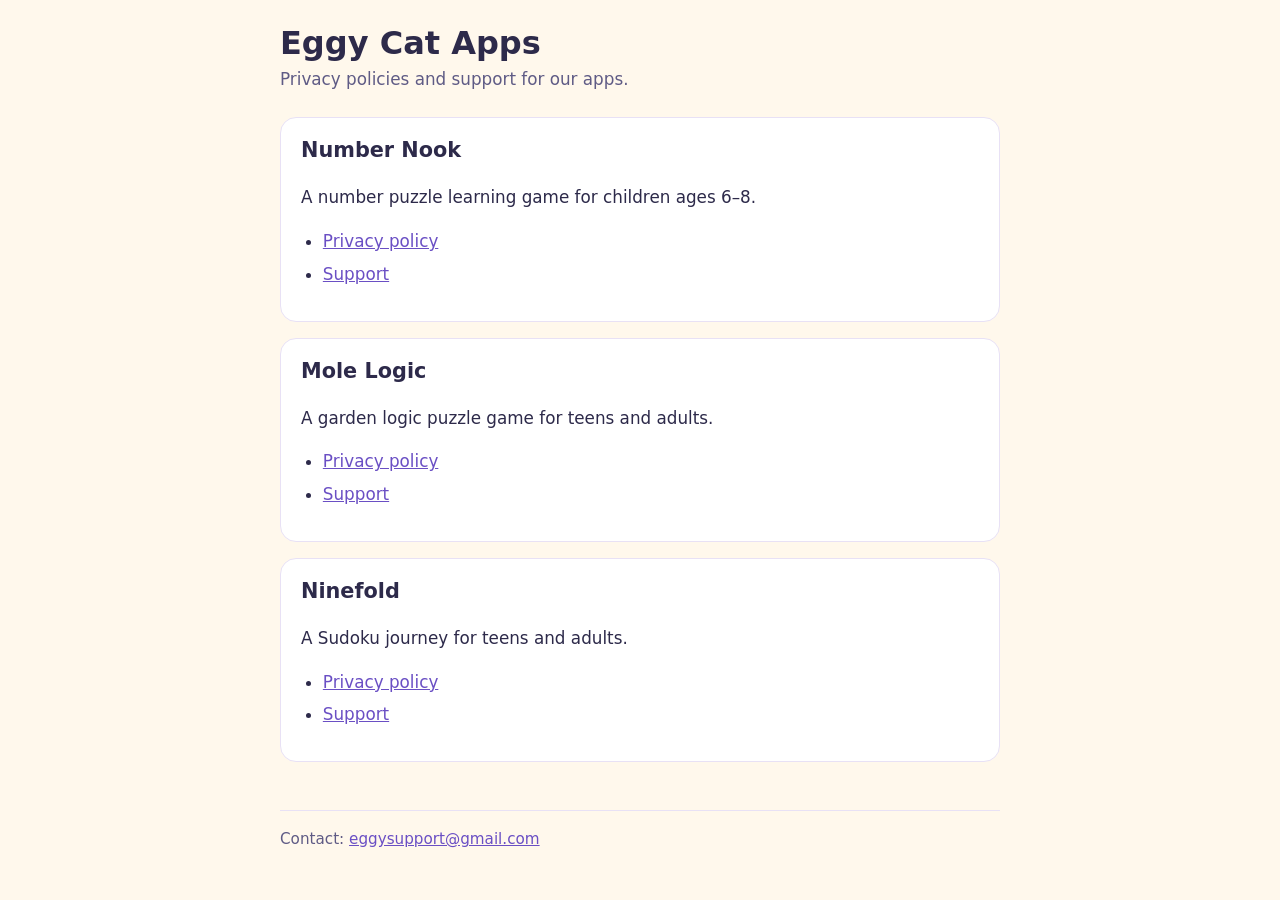
<file: index.html>
<!doctype html>
<html lang="en">
  <head>
    <meta charset="utf-8" />
    <meta name="viewport" content="width=device-width, initial-scale=1" />
    <title>Eggy Cat Apps</title>
    <meta name="description" content="Apps by Eggy Cat, with their privacy policies and support pages." />
    <link rel="stylesheet" href="style.css" />
  </head>
  <body>
    <main>
      <header>
        <h1>Eggy Cat Apps</h1>
        <p class="meta">Privacy policies and support for our apps.</p>
      </header>

      <section class="card">
        <h2>Number Nook</h2>
        <p>A number puzzle learning game for children ages 6–8.</p>
        <ul>
          <li><a href="number-nook/privacy/">Privacy policy</a></li>
          <li><a href="number-nook/support/">Support</a></li>
        </ul>
      </section>

      <section class="card">
        <h2>Mole Logic</h2>
        <p>A garden logic puzzle game for teens and adults.</p>
        <ul>
          <li><a href="mole-logic/privacy/">Privacy policy</a></li>
          <li><a href="mole-logic/support/">Support</a></li>
        </ul>
      </section>

      <section class="card">
        <h2>Ninefold</h2>
        <p>A Sudoku journey for teens and adults.</p>
        <ul>
          <li><a href="sudoku-journey/privacy/">Privacy policy</a></li>
          <li><a href="sudoku-journey/support/">Support</a></li>
        </ul>
      </section>

      <footer>
        Contact: <a href="mailto:eggysupport@gmail.com">eggysupport@gmail.com</a>
      </footer>
    </main>
  </body>
</html>
</file>
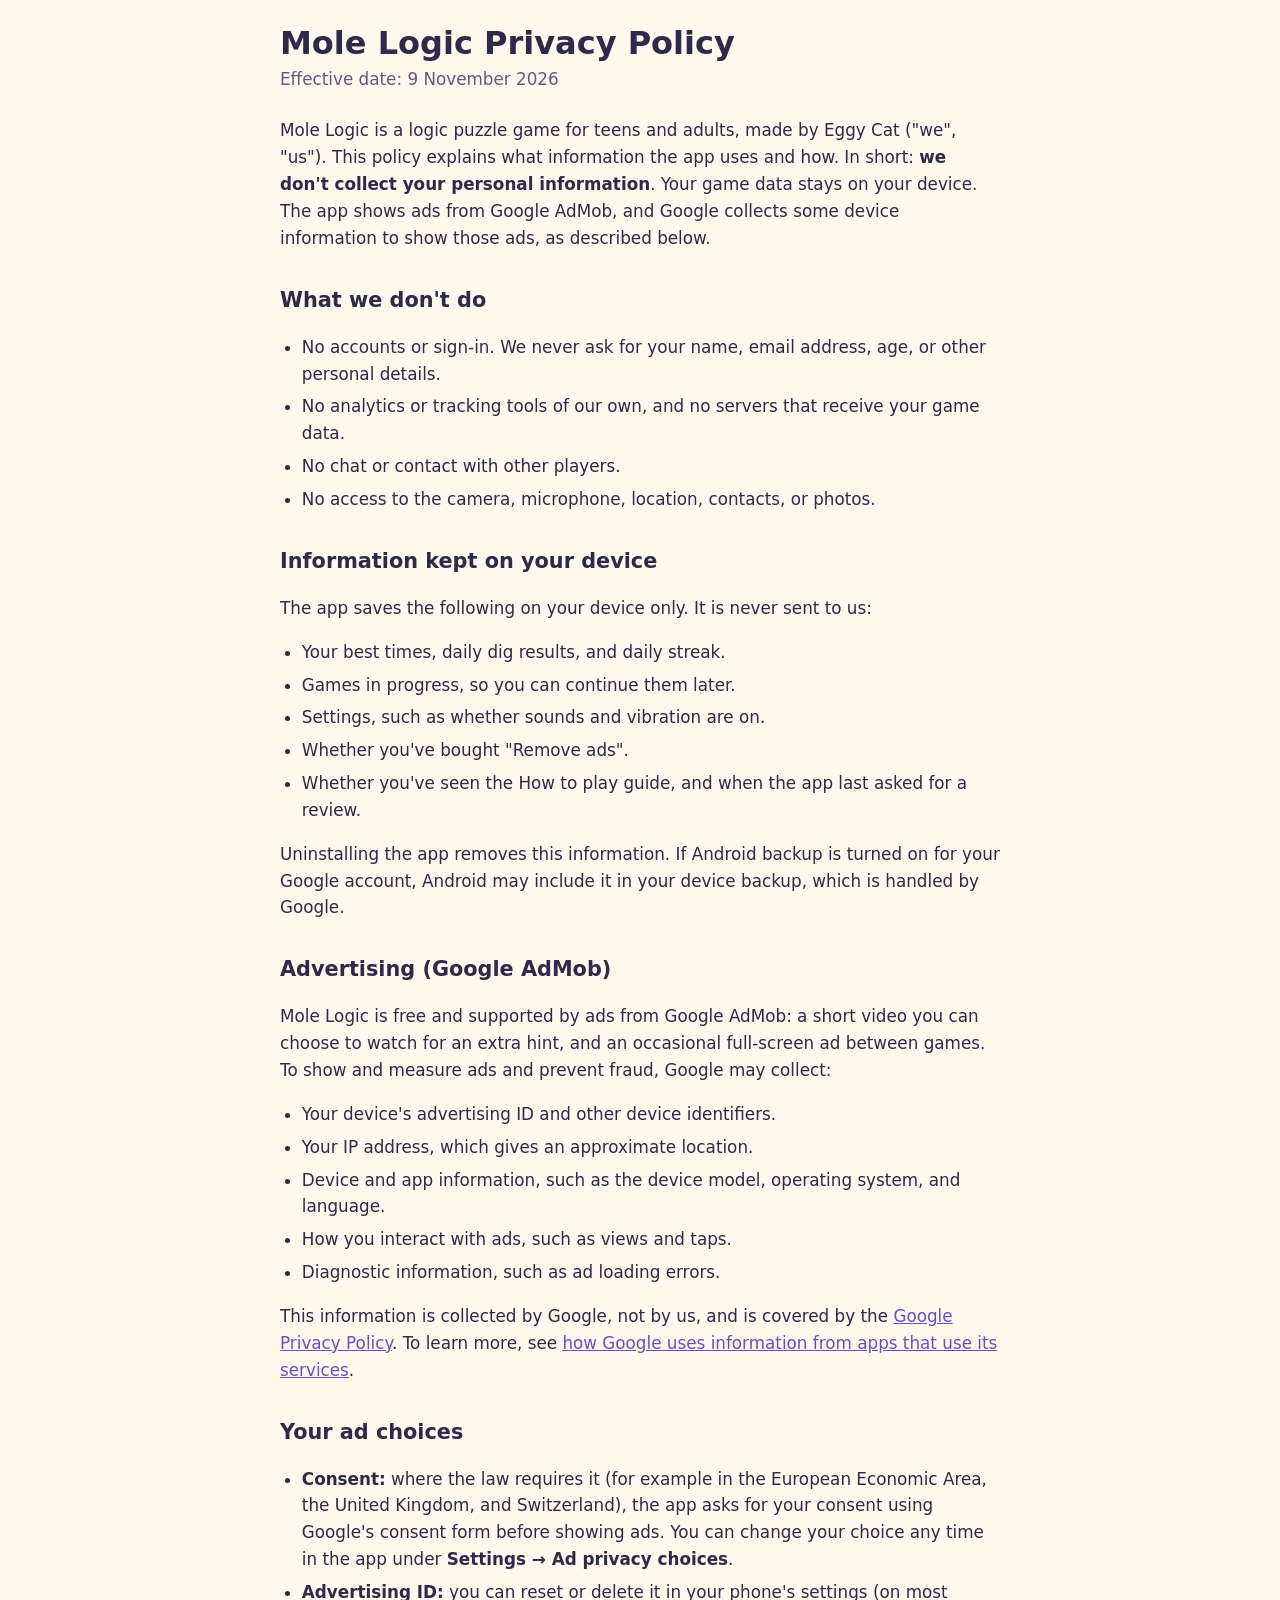
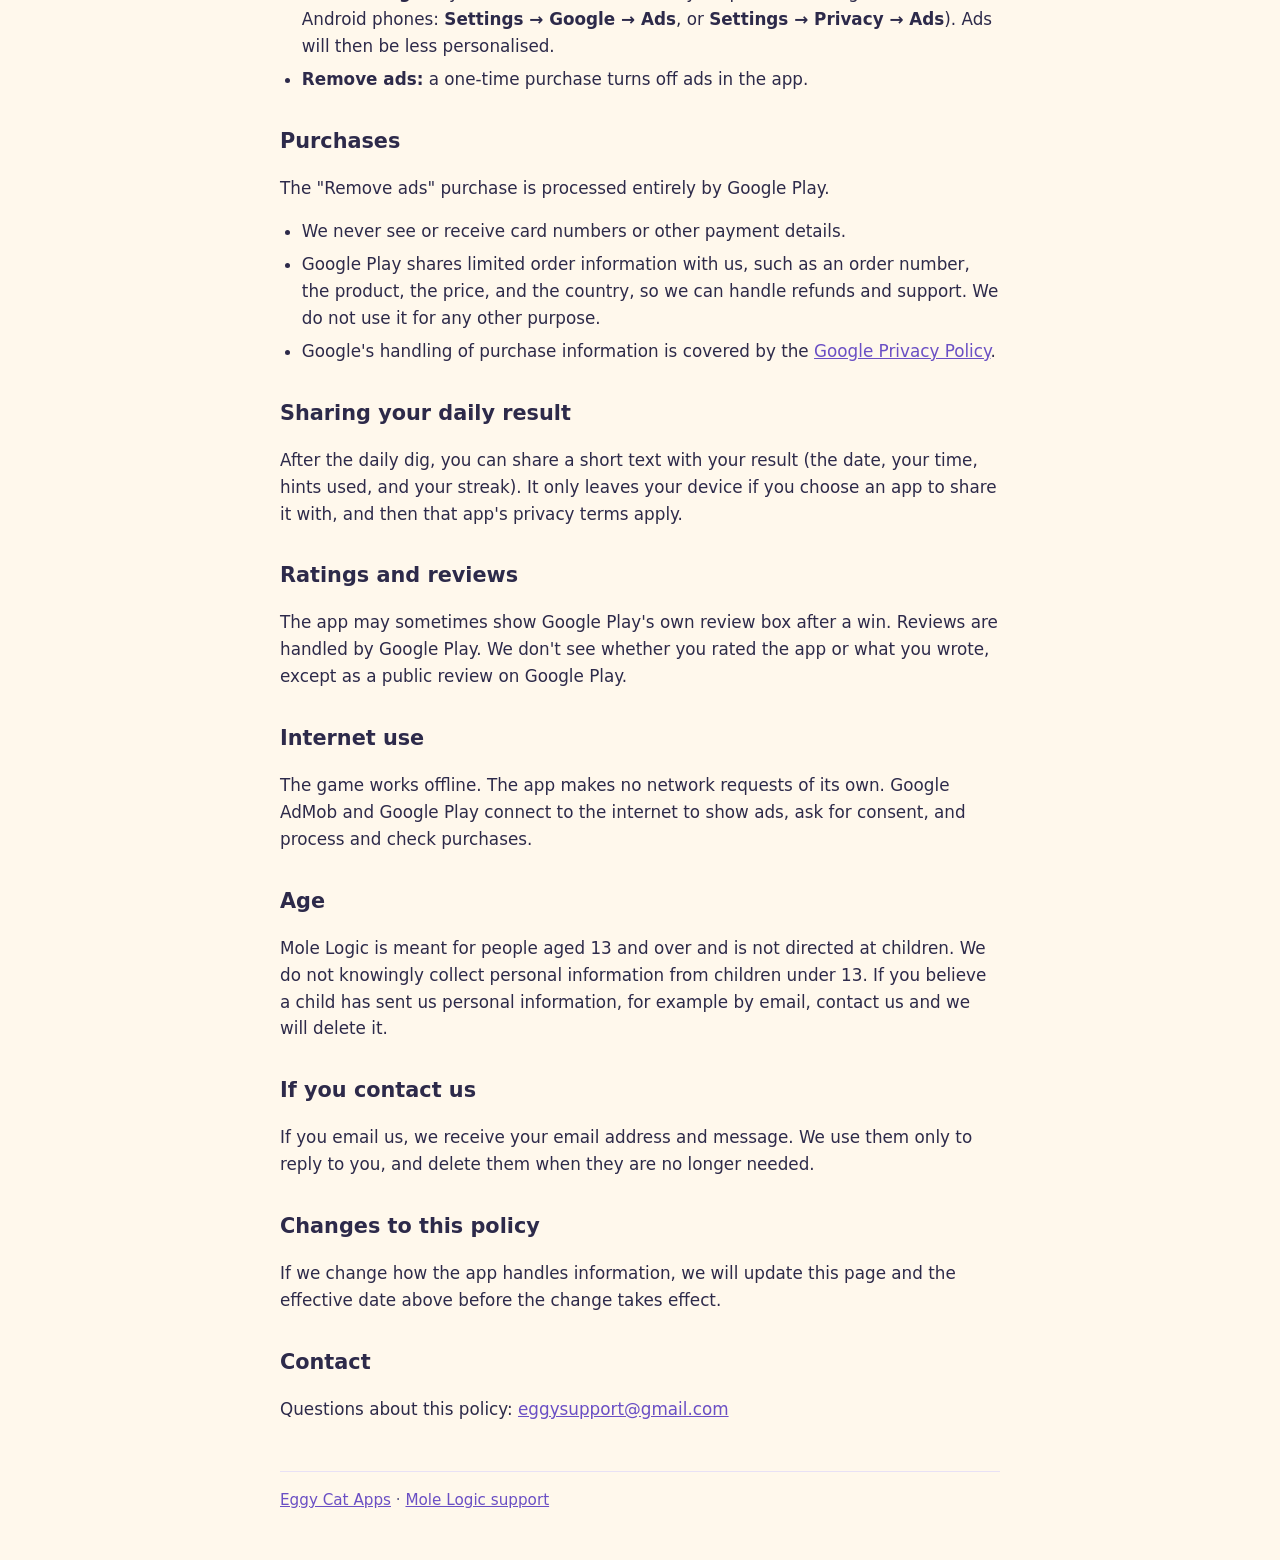
<file: dig-deep/privacy/index.html>
<!doctype html>
<html lang="en">
  <head>
    <meta charset="utf-8" />
    <meta name="viewport" content="width=device-width, initial-scale=1" />
    <title>Moved to Mole Logic</title>
    <meta name="robots" content="noindex" />
    <link rel="canonical" href="../../mole-logic/privacy/" />
    <meta http-equiv="refresh" content="0; url=../../mole-logic/privacy/" />
    <link rel="stylesheet" href="../../style.css" />
  </head>
  <body>
    <main>
      <p>Dig Deep is now called Mole Logic. This page has moved to <a href="../../mole-logic/privacy/">mole-logic/privacy</a>.</p>
    </main>
  </body>
</html>
</file>
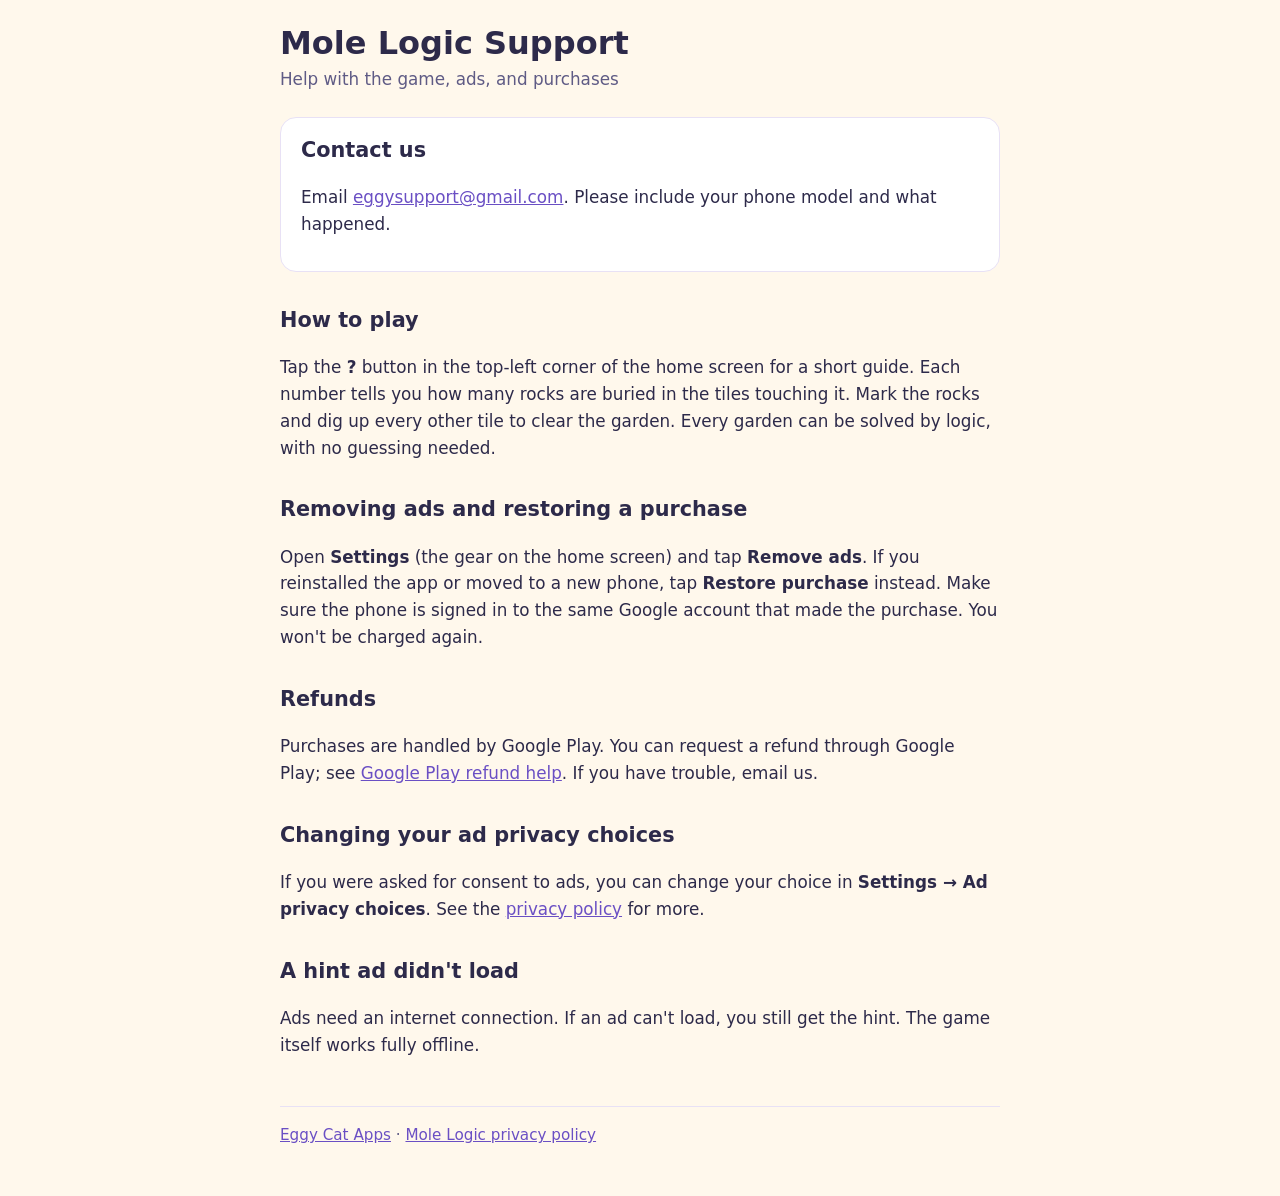
<file: dig-deep/support/index.html>
<!doctype html>
<html lang="en">
  <head>
    <meta charset="utf-8" />
    <meta name="viewport" content="width=device-width, initial-scale=1" />
    <title>Moved to Mole Logic</title>
    <meta name="robots" content="noindex" />
    <link rel="canonical" href="../../mole-logic/support/" />
    <meta http-equiv="refresh" content="0; url=../../mole-logic/support/" />
    <link rel="stylesheet" href="../../style.css" />
  </head>
  <body>
    <main>
      <p>Dig Deep is now called Mole Logic. This page has moved to <a href="../../mole-logic/support/">mole-logic/support</a>.</p>
    </main>
  </body>
</html>
</file>
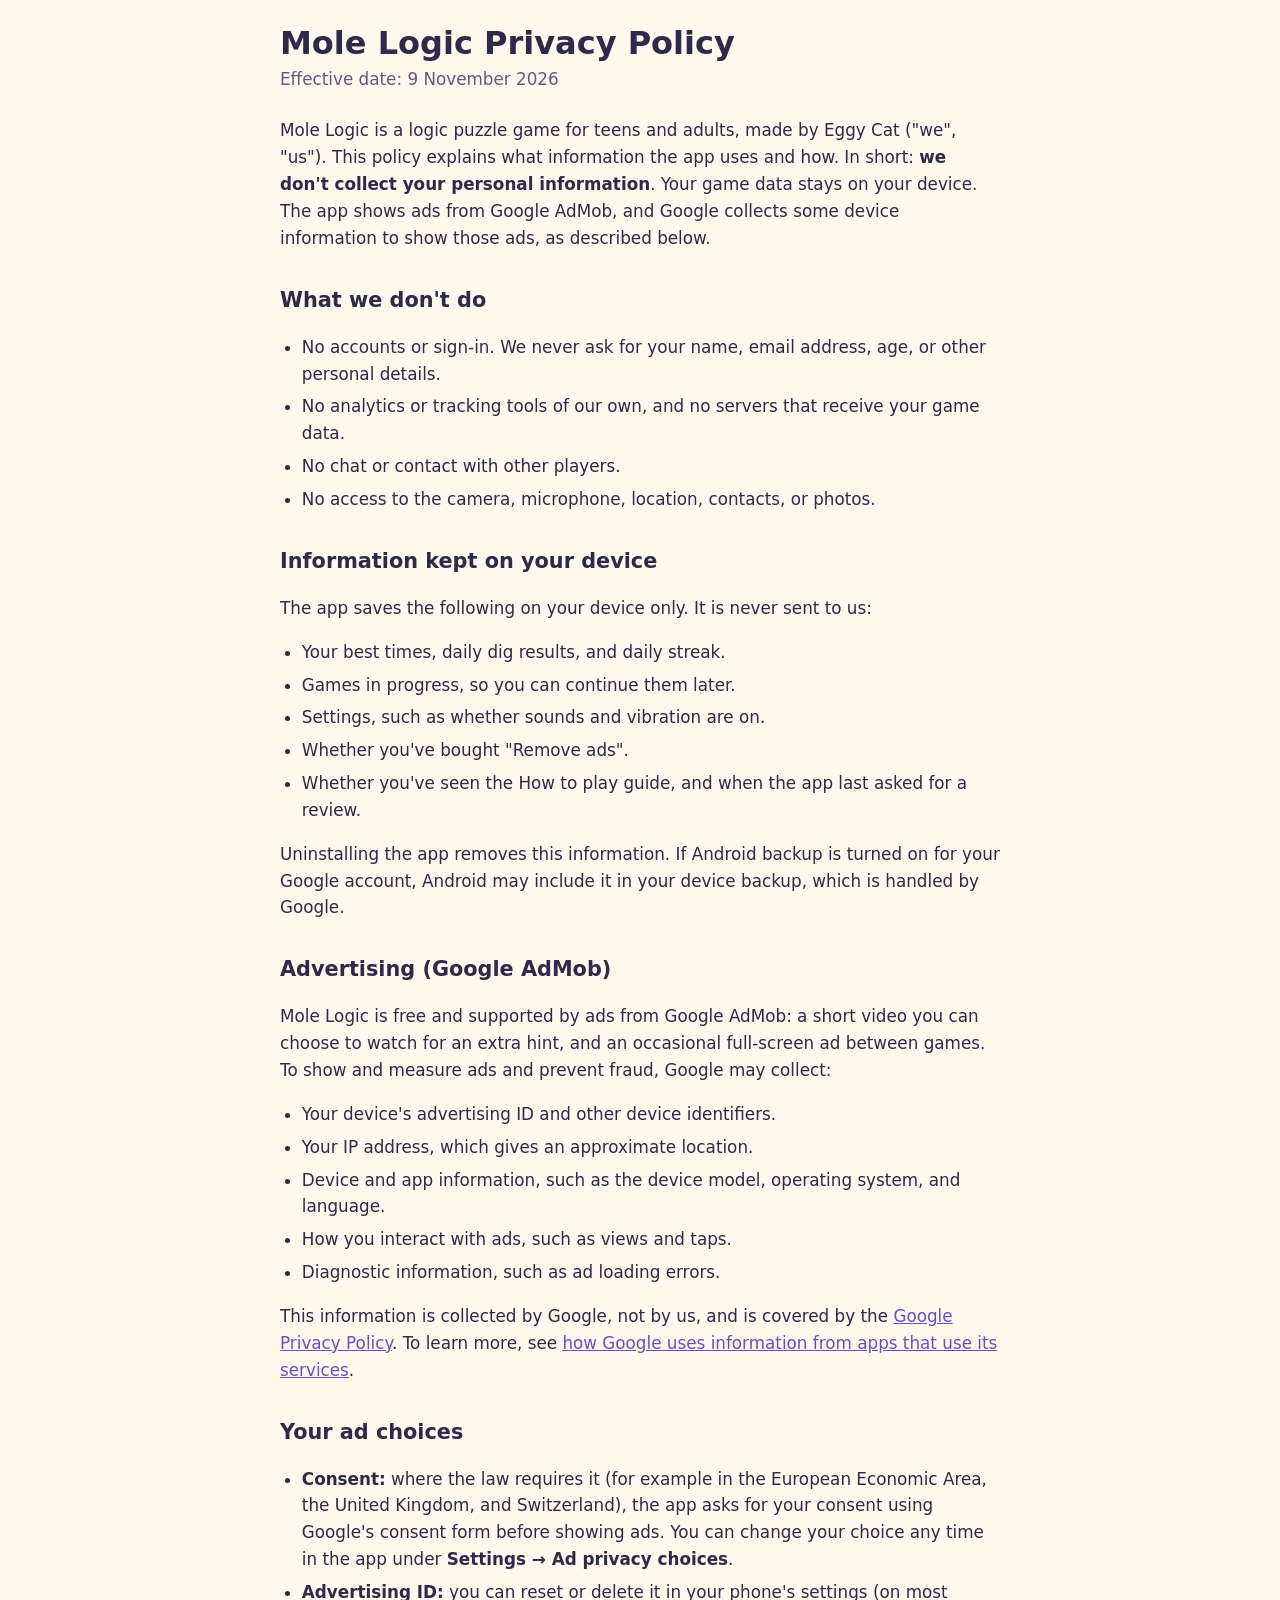
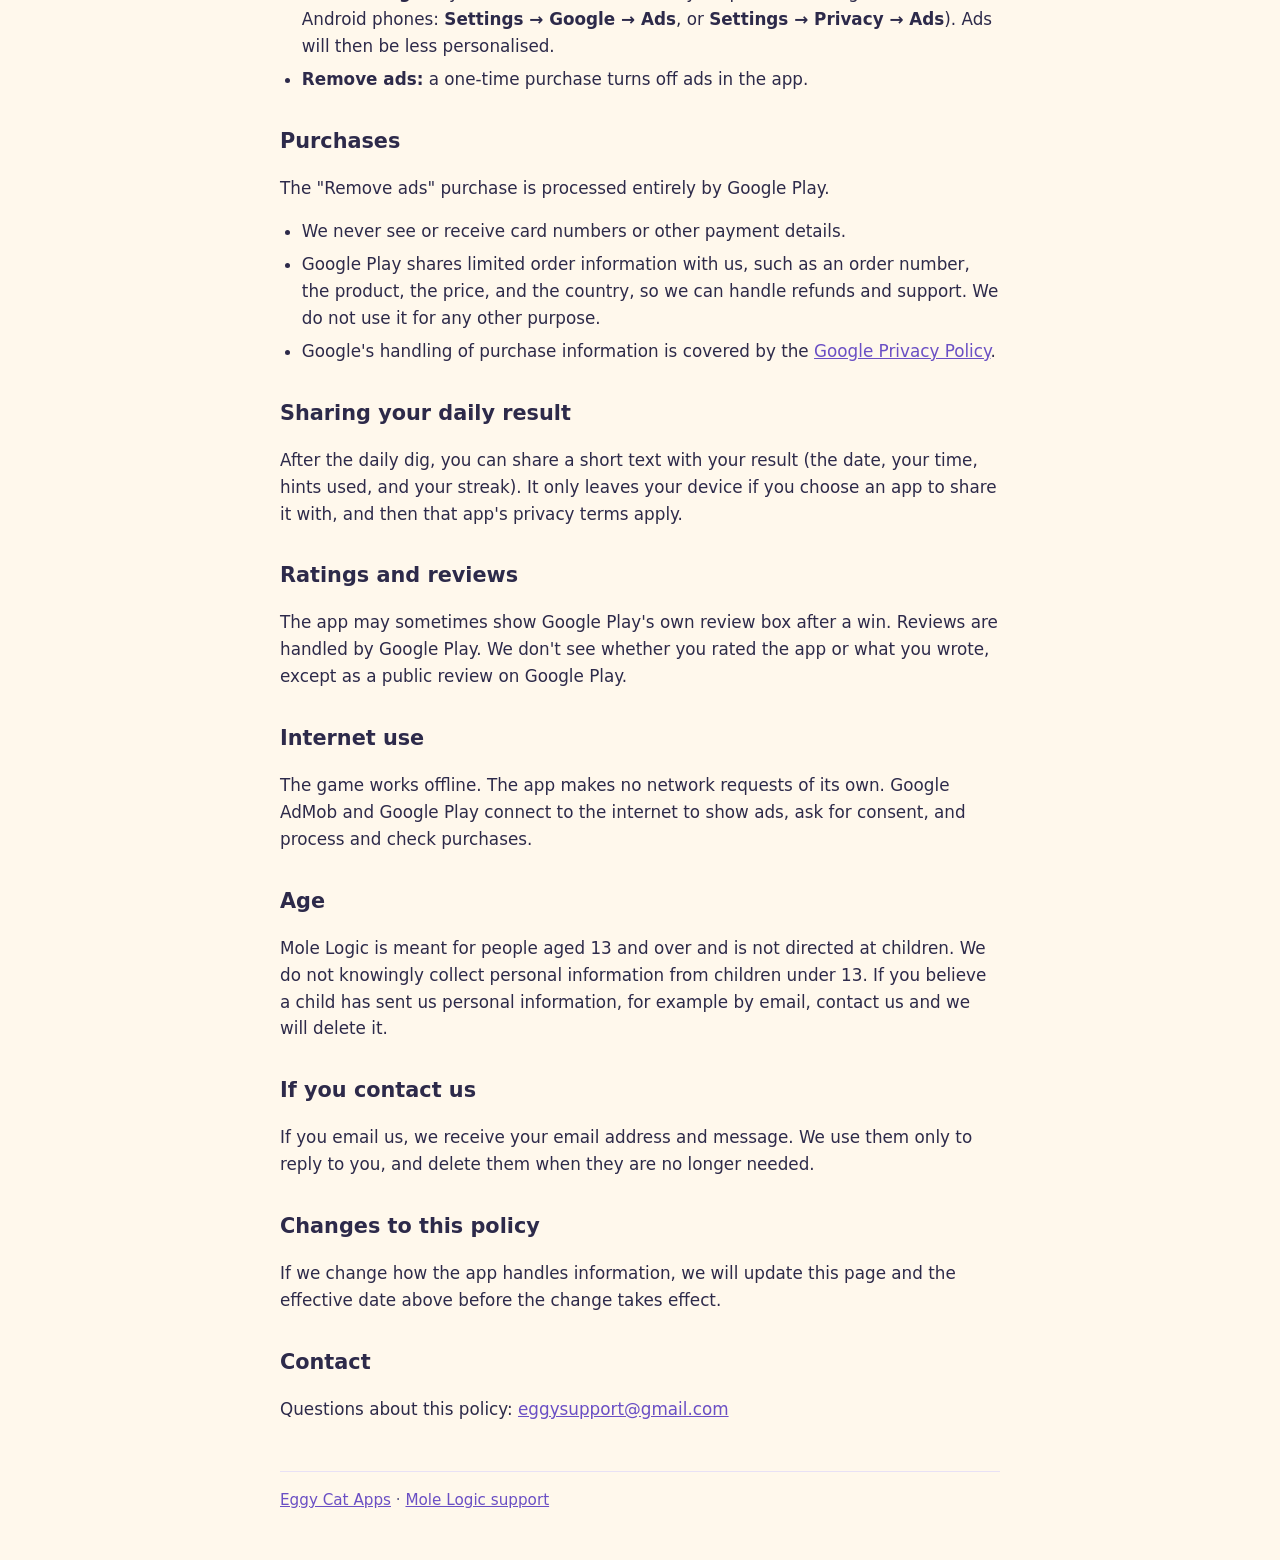
<file: mole-logic/privacy/index.html>
<!doctype html>
<html lang="en">
  <head>
    <meta charset="utf-8" />
    <meta name="viewport" content="width=device-width, initial-scale=1" />
    <title>Mole Logic Privacy Policy</title>
    <meta name="description" content="Privacy policy for Mole Logic, a garden logic puzzle game." />
    <link rel="stylesheet" href="../../style.css" />
  </head>
  <body>
    <main>
      <header>
        <h1>Mole Logic Privacy Policy</h1>
        <p class="meta">Effective date: 9 November 2026</p>
      </header>

      <p>
        Mole Logic is a logic puzzle game for teens and adults, made by Eggy Cat ("we", "us"). This policy explains what
        information the app uses and how. In short: <strong>we don't collect your personal information</strong>. Your
        game data stays on your device. The app shows ads from Google AdMob, and Google collects some device
        information to show those ads, as described below.
      </p>

      <h2>What we don't do</h2>
      <ul>
        <li>No accounts or sign-in. We never ask for your name, email address, age, or other personal details.</li>
        <li>No analytics or tracking tools of our own, and no servers that receive your game data.</li>
        <li>No chat or contact with other players.</li>
        <li>No access to the camera, microphone, location, contacts, or photos.</li>
      </ul>

      <h2>Information kept on your device</h2>
      <p>The app saves the following on your device only. It is never sent to us:</p>
      <ul>
        <li>Your best times, daily dig results, and daily streak.</li>
        <li>Games in progress, so you can continue them later.</li>
        <li>Settings, such as whether sounds and vibration are on.</li>
        <li>Whether you've bought "Remove ads".</li>
        <li>Whether you've seen the How to play guide, and when the app last asked for a review.</li>
      </ul>
      <p>
        Uninstalling the app removes this information. If Android backup is turned on for your Google account,
        Android may include it in your device backup, which is handled by Google.
      </p>

      <h2>Advertising (Google AdMob)</h2>
      <p>
        Mole Logic is free and supported by ads from Google AdMob: a short video you can choose to watch for an extra
        hint, and an occasional full-screen ad between games. To show and measure ads and prevent fraud, Google may
        collect:
      </p>
      <ul>
        <li>Your device's advertising ID and other device identifiers.</li>
        <li>Your IP address, which gives an approximate location.</li>
        <li>Device and app information, such as the device model, operating system, and language.</li>
        <li>How you interact with ads, such as views and taps.</li>
        <li>Diagnostic information, such as ad loading errors.</li>
      </ul>
      <p>
        This information is collected by Google, not by us, and is covered by the
        <a href="https://policies.google.com/privacy">Google Privacy Policy</a>. To learn more, see
        <a href="https://policies.google.com/technologies/partner-sites">
          how Google uses information from apps that use its services</a
        >.
      </p>

      <h2>Your ad choices</h2>
      <ul>
        <li>
          <strong>Consent:</strong> where the law requires it (for example in the European Economic Area, the United
          Kingdom, and Switzerland), the app asks for your consent using Google's consent form before showing ads. You
          can change your choice any time in the app under <strong>Settings → Ad privacy choices</strong>.
        </li>
        <li>
          <strong>Advertising ID:</strong> you can reset or delete it in your phone's settings (on most Android phones:
          <strong>Settings → Google → Ads</strong>, or <strong>Settings → Privacy → Ads</strong>). Ads will then be
          less personalised.
        </li>
        <li><strong>Remove ads:</strong> a one-time purchase turns off ads in the app.</li>
      </ul>

      <h2>Purchases</h2>
      <p>The "Remove ads" purchase is processed entirely by Google Play.</p>
      <ul>
        <li>We never see or receive card numbers or other payment details.</li>
        <li>
          Google Play shares limited order information with us, such as an order number, the product, the price, and
          the country, so we can handle refunds and support. We do not use it for any other purpose.
        </li>
        <li>
          Google's handling of purchase information is covered by the
          <a href="https://policies.google.com/privacy">Google Privacy Policy</a>.
        </li>
      </ul>

      <h2>Sharing your daily result</h2>
      <p>
        After the daily dig, you can share a short text with your result (the date, your time, hints used, and your
        streak). It only leaves your device if you choose an app to share it with, and then that app's privacy terms
        apply.
      </p>

      <h2>Ratings and reviews</h2>
      <p>
        The app may sometimes show Google Play's own review box after a win. Reviews are handled by Google Play. We
        don't see whether you rated the app or what you wrote, except as a public review on Google Play.
      </p>

      <h2>Internet use</h2>
      <p>
        The game works offline. The app makes no network requests of its own. Google AdMob and Google Play connect to
        the internet to show ads, ask for consent, and process and check purchases.
      </p>

      <h2>Age</h2>
      <p>
        Mole Logic is meant for people aged 13 and over and is not directed at children. We do not knowingly collect
        personal information from children under 13. If you believe a child has sent us personal information, for
        example by email, contact us and we will delete it.
      </p>

      <h2>If you contact us</h2>
      <p>
        If you email us, we receive your email address and message. We use them only to reply to you, and delete them
        when they are no longer needed.
      </p>

      <h2>Changes to this policy</h2>
      <p>
        If we change how the app handles information, we will update this page and the effective date above before
        the change takes effect.
      </p>

      <h2>Contact</h2>
      <p>Questions about this policy: <a href="mailto:eggysupport@gmail.com">eggysupport@gmail.com</a></p>

      <footer><a href="../../">Eggy Cat Apps</a> · <a href="../support/">Mole Logic support</a></footer>
    </main>
  </body>
</html>
</file>
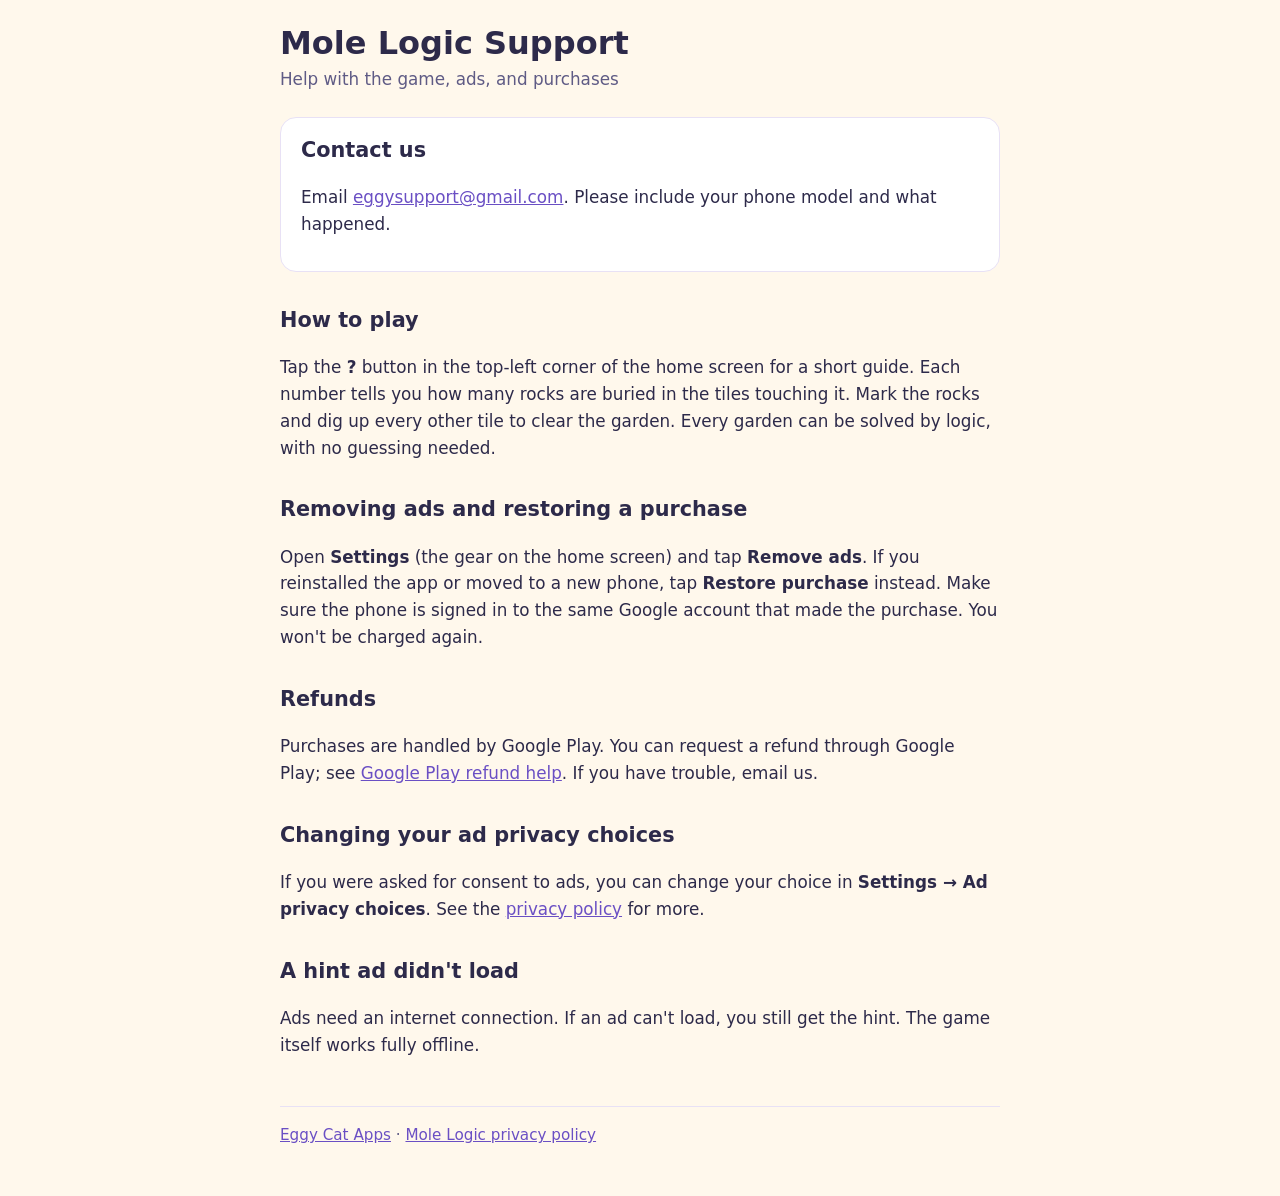
<file: mole-logic/support/index.html>
<!doctype html>
<html lang="en">
  <head>
    <meta charset="utf-8" />
    <meta name="viewport" content="width=device-width, initial-scale=1" />
    <title>Mole Logic Support</title>
    <meta name="description" content="Help and contact for Mole Logic, a garden logic puzzle game." />
    <link rel="stylesheet" href="../../style.css" />
  </head>
  <body>
    <main>
      <header>
        <h1>Mole Logic Support</h1>
        <p class="meta">Help with the game, ads, and purchases</p>
      </header>

      <section class="card">
        <h2>Contact us</h2>
        <p>
          Email <a href="mailto:eggysupport@gmail.com">eggysupport@gmail.com</a>. Please include your phone model and
          what happened.
        </p>
      </section>

      <h2>How to play</h2>
      <p>
        Tap the <strong>?</strong> button in the top-left corner of the home screen for a short guide. Each number tells
        you how many rocks are buried in the tiles touching it. Mark the rocks and dig up every other tile to clear the
        garden. Every garden can be solved by logic, with no guessing needed.
      </p>

      <h2>Removing ads and restoring a purchase</h2>
      <p>
        Open <strong>Settings</strong> (the gear on the home screen) and tap <strong>Remove ads</strong>. If you
        reinstalled the app or moved to a new phone, tap <strong>Restore purchase</strong> instead. Make sure the phone
        is signed in to the same Google account that made the purchase. You won't be charged again.
      </p>

      <h2>Refunds</h2>
      <p>
        Purchases are handled by Google Play. You can request a refund through Google Play; see
        <a href="https://support.google.com/googleplay/answer/2479637">Google Play refund help</a>. If you have
        trouble, email us.
      </p>

      <h2>Changing your ad privacy choices</h2>
      <p>
        If you were asked for consent to ads, you can change your choice in <strong>Settings → Ad privacy
        choices</strong>. See the <a href="../privacy/">privacy policy</a> for more.
      </p>

      <h2>A hint ad didn't load</h2>
      <p>
        Ads need an internet connection. If an ad can't load, you still get the hint. The game itself works fully
        offline.
      </p>

      <footer><a href="../../">Eggy Cat Apps</a> · <a href="../privacy/">Mole Logic privacy policy</a></footer>
    </main>
  </body>
</html>
</file>
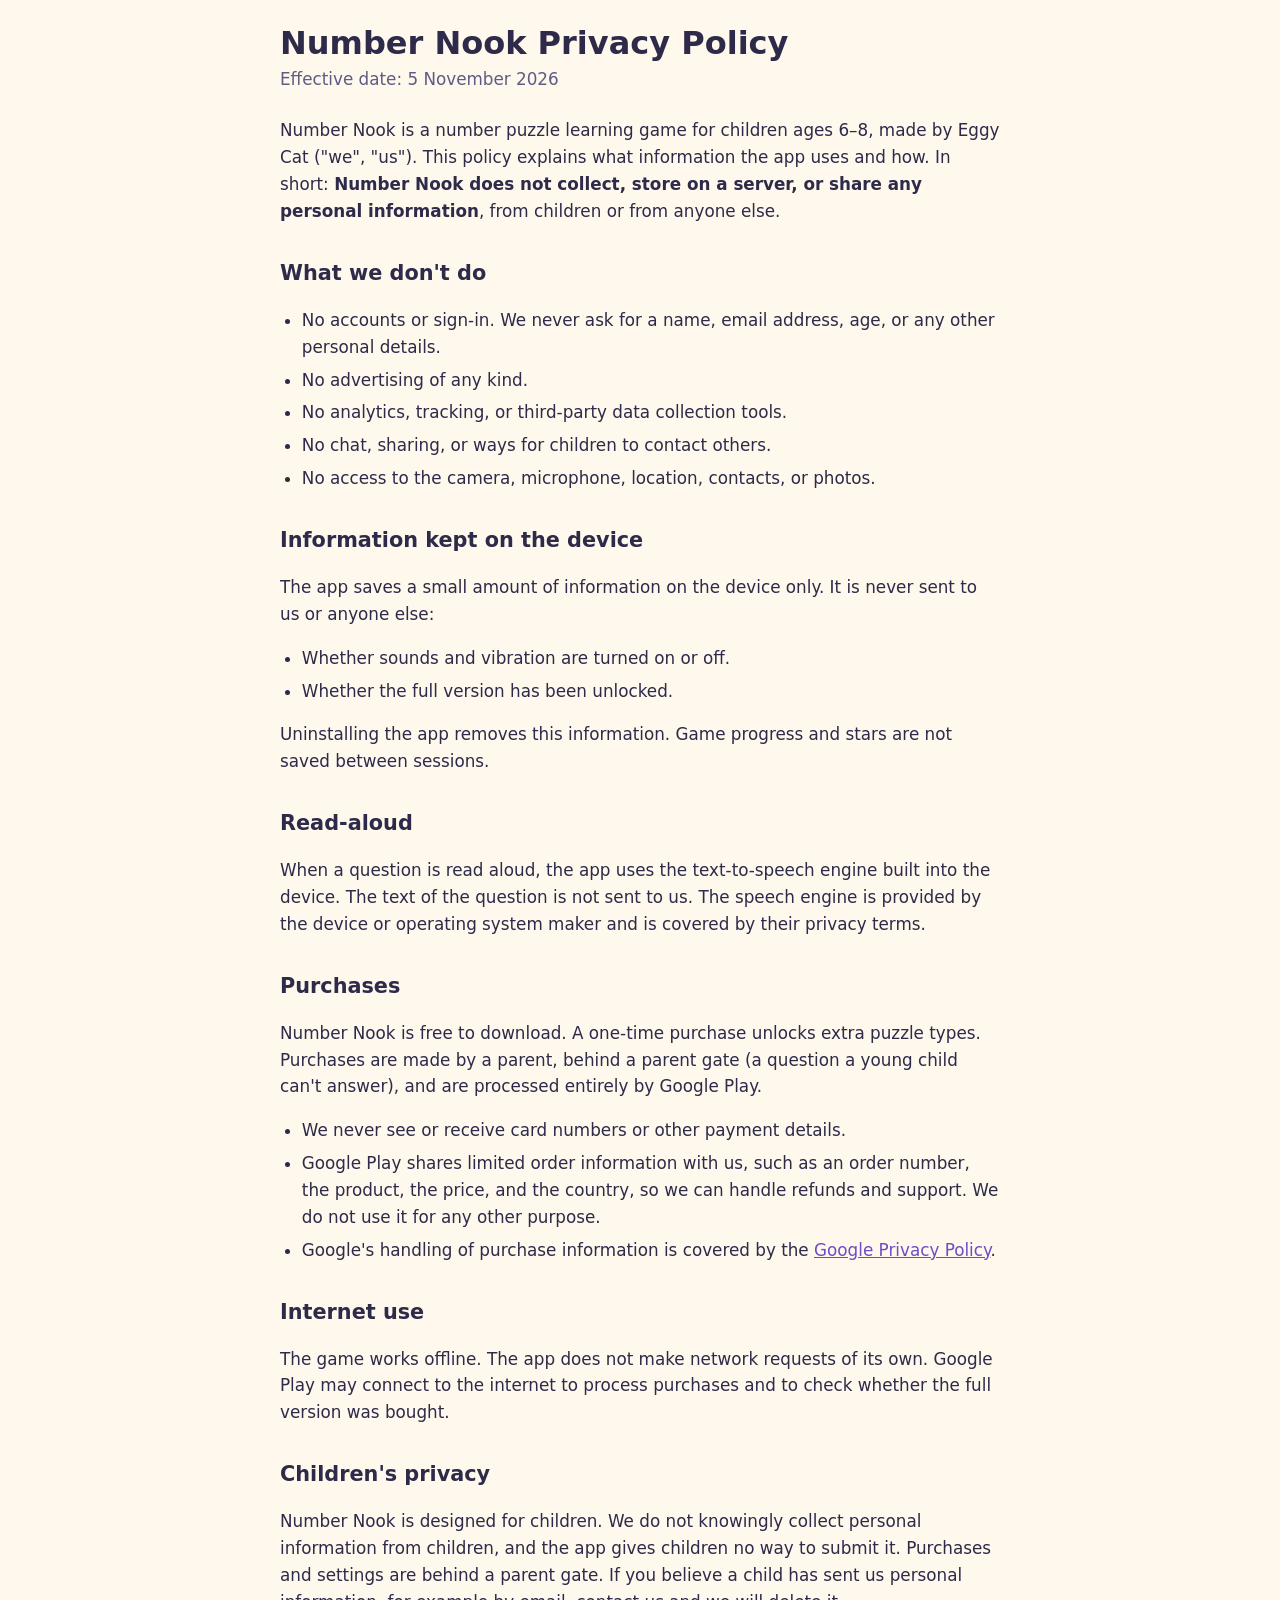
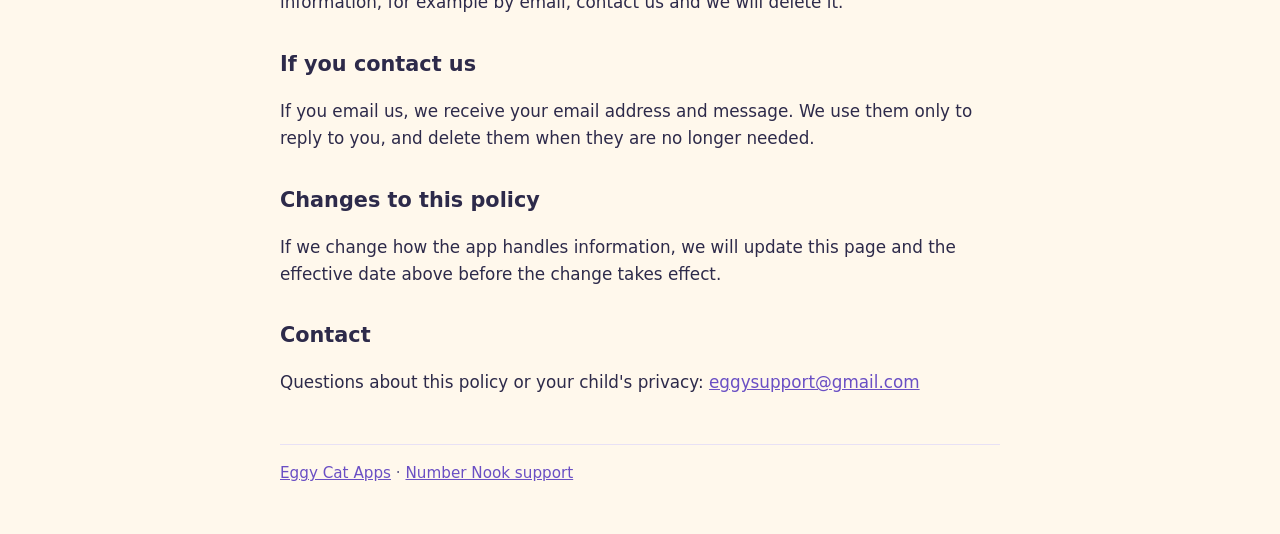
<file: number-nook/privacy/index.html>
<!doctype html>
<html lang="en">
  <head>
    <meta charset="utf-8" />
    <meta name="viewport" content="width=device-width, initial-scale=1" />
    <title>Number Nook Privacy Policy</title>
    <meta name="description" content="Privacy policy for Number Nook, a number puzzle learning game for children." />
    <link rel="stylesheet" href="../../style.css" />
  </head>
  <body>
    <main>
      <header>
        <h1>Number Nook Privacy Policy</h1>
        <p class="meta">Effective date: 5 November 2026</p>
      </header>

      <p>
        Number Nook is a number puzzle learning game for children ages 6–8, made by Eggy Cat ("we", "us"). This
        policy explains what information the app uses and how. In short: <strong>Number Nook does not collect,
        store on a server, or share any personal information</strong>, from children or from anyone else.
      </p>

      <h2>What we don't do</h2>
      <ul>
        <li>No accounts or sign-in. We never ask for a name, email address, age, or any other personal details.</li>
        <li>No advertising of any kind.</li>
        <li>No analytics, tracking, or third-party data collection tools.</li>
        <li>No chat, sharing, or ways for children to contact others.</li>
        <li>No access to the camera, microphone, location, contacts, or photos.</li>
      </ul>

      <h2>Information kept on the device</h2>
      <p>The app saves a small amount of information on the device only. It is never sent to us or anyone else:</p>
      <ul>
        <li>Whether sounds and vibration are turned on or off.</li>
        <li>Whether the full version has been unlocked.</li>
      </ul>
      <p>Uninstalling the app removes this information. Game progress and stars are not saved between sessions.</p>

      <h2>Read-aloud</h2>
      <p>
        When a question is read aloud, the app uses the text-to-speech engine built into the device. The text of the
        question is not sent to us. The speech engine is provided by the device or operating system maker and is
        covered by their privacy terms.
      </p>

      <h2>Purchases</h2>
      <p>
        Number Nook is free to download. A one-time purchase unlocks extra puzzle types. Purchases are made by a
        parent, behind a parent gate (a question a young child can't answer), and are processed entirely by Google
        Play.
      </p>
      <ul>
        <li>We never see or receive card numbers or other payment details.</li>
        <li>
          Google Play shares limited order information with us, such as an order number, the product, the price, and
          the country, so we can handle refunds and support. We do not use it for any other purpose.
        </li>
        <li>
          Google's handling of purchase information is covered by the
          <a href="https://policies.google.com/privacy">Google Privacy Policy</a>.
        </li>
      </ul>

      <h2>Internet use</h2>
      <p>
        The game works offline. The app does not make network requests of its own. Google Play may connect to the
        internet to process purchases and to check whether the full version was bought.
      </p>

      <h2>Children's privacy</h2>
      <p>
        Number Nook is designed for children. We do not knowingly collect personal information from children, and the
        app gives children no way to submit it. Purchases and settings are behind a parent gate. If you believe a child
        has sent us personal information, for example by email, contact us and we will delete it.
      </p>

      <h2>If you contact us</h2>
      <p>
        If you email us, we receive your email address and message. We use them only to reply to you, and delete them
        when they are no longer needed.
      </p>

      <h2>Changes to this policy</h2>
      <p>
        If we change how the app handles information, we will update this page and the effective date above before
        the change takes effect.
      </p>

      <h2>Contact</h2>
      <p>
        Questions about this policy or your child's privacy:
        <a href="mailto:eggysupport@gmail.com">eggysupport@gmail.com</a>
      </p>

      <footer><a href="../../">Eggy Cat Apps</a> · <a href="../support/">Number Nook support</a></footer>
    </main>
  </body>
</html>
</file>
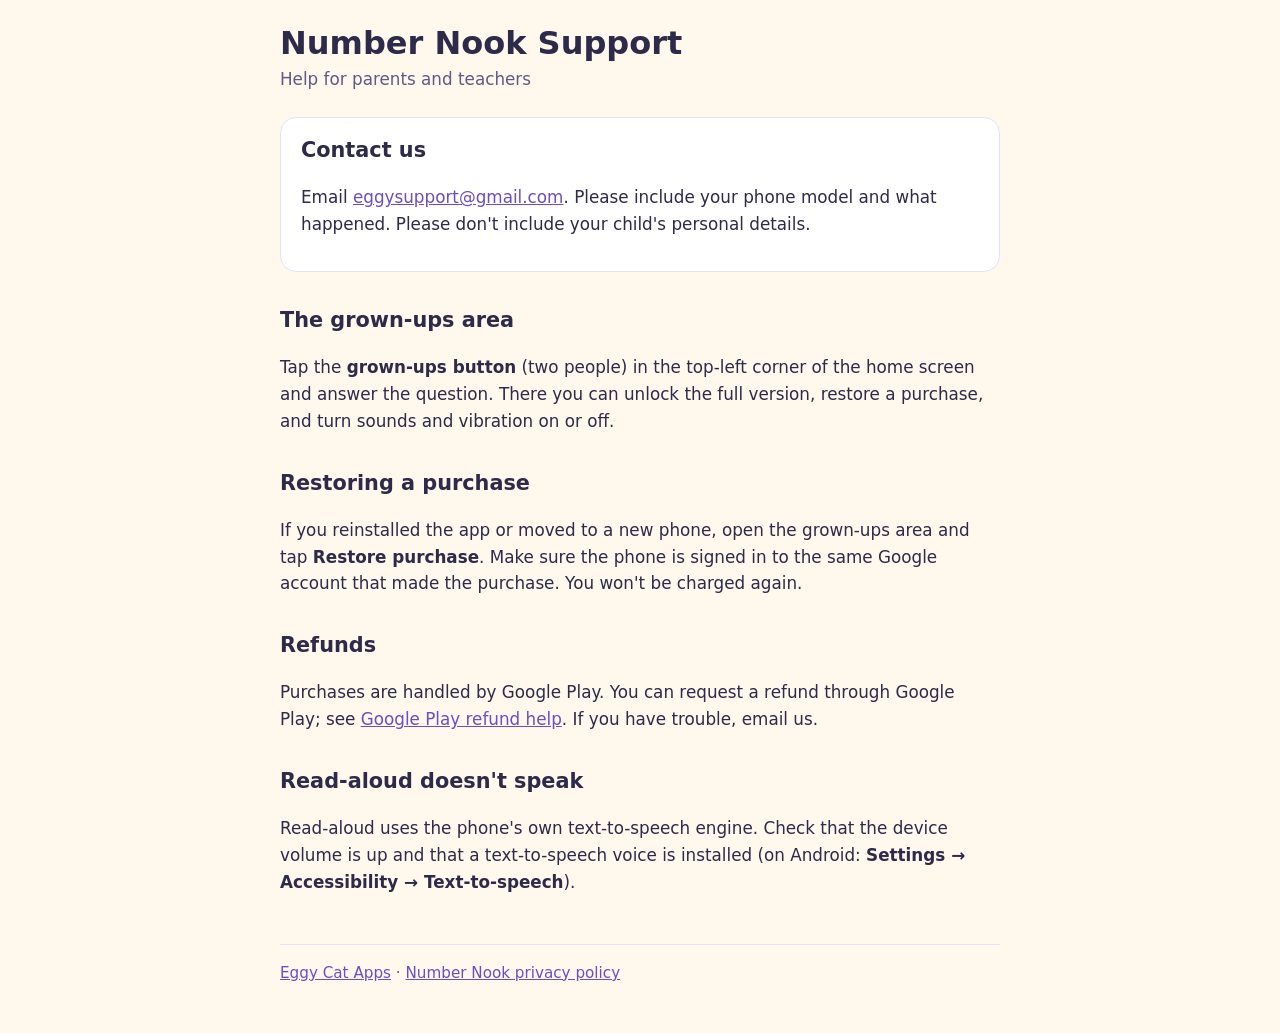
<file: number-nook/support/index.html>
<!doctype html>
<html lang="en">
  <head>
    <meta charset="utf-8" />
    <meta name="viewport" content="width=device-width, initial-scale=1" />
    <title>Number Nook Support</title>
    <meta name="description" content="Help and contact for Number Nook, a number puzzle learning game for children." />
    <link rel="stylesheet" href="../../style.css" />
  </head>
  <body>
    <main>
      <header>
        <h1>Number Nook Support</h1>
        <p class="meta">Help for parents and teachers</p>
      </header>

      <section class="card">
        <h2>Contact us</h2>
        <p>
          Email <a href="mailto:eggysupport@gmail.com">eggysupport@gmail.com</a>. Please include your phone model and
          what happened. Please don't include your child's personal details.
        </p>
      </section>

      <h2>The grown-ups area</h2>
      <p>
        Tap the <strong>grown-ups button</strong> (two people) in the top-left corner of the home screen and answer the
        question. There you can unlock the full version, restore a purchase, and turn sounds and vibration on or off.
      </p>

      <h2>Restoring a purchase</h2>
      <p>
        If you reinstalled the app or moved to a new phone, open the grown-ups area and tap
        <strong>Restore purchase</strong>. Make sure the phone is signed in to the same Google account that made the
        purchase. You won't be charged again.
      </p>

      <h2>Refunds</h2>
      <p>
        Purchases are handled by Google Play. You can request a refund through Google Play; see
        <a href="https://support.google.com/googleplay/answer/2479637">Google Play refund help</a>. If you have
        trouble, email us.
      </p>

      <h2>Read-aloud doesn't speak</h2>
      <p>
        Read-aloud uses the phone's own text-to-speech engine. Check that the device volume is up and that a
        text-to-speech voice is installed (on Android: <strong>Settings → Accessibility → Text-to-speech</strong>).
      </p>

      <footer><a href="../../">Eggy Cat Apps</a> · <a href="../privacy/">Number Nook privacy policy</a></footer>
    </main>
  </body>
</html>
</file>
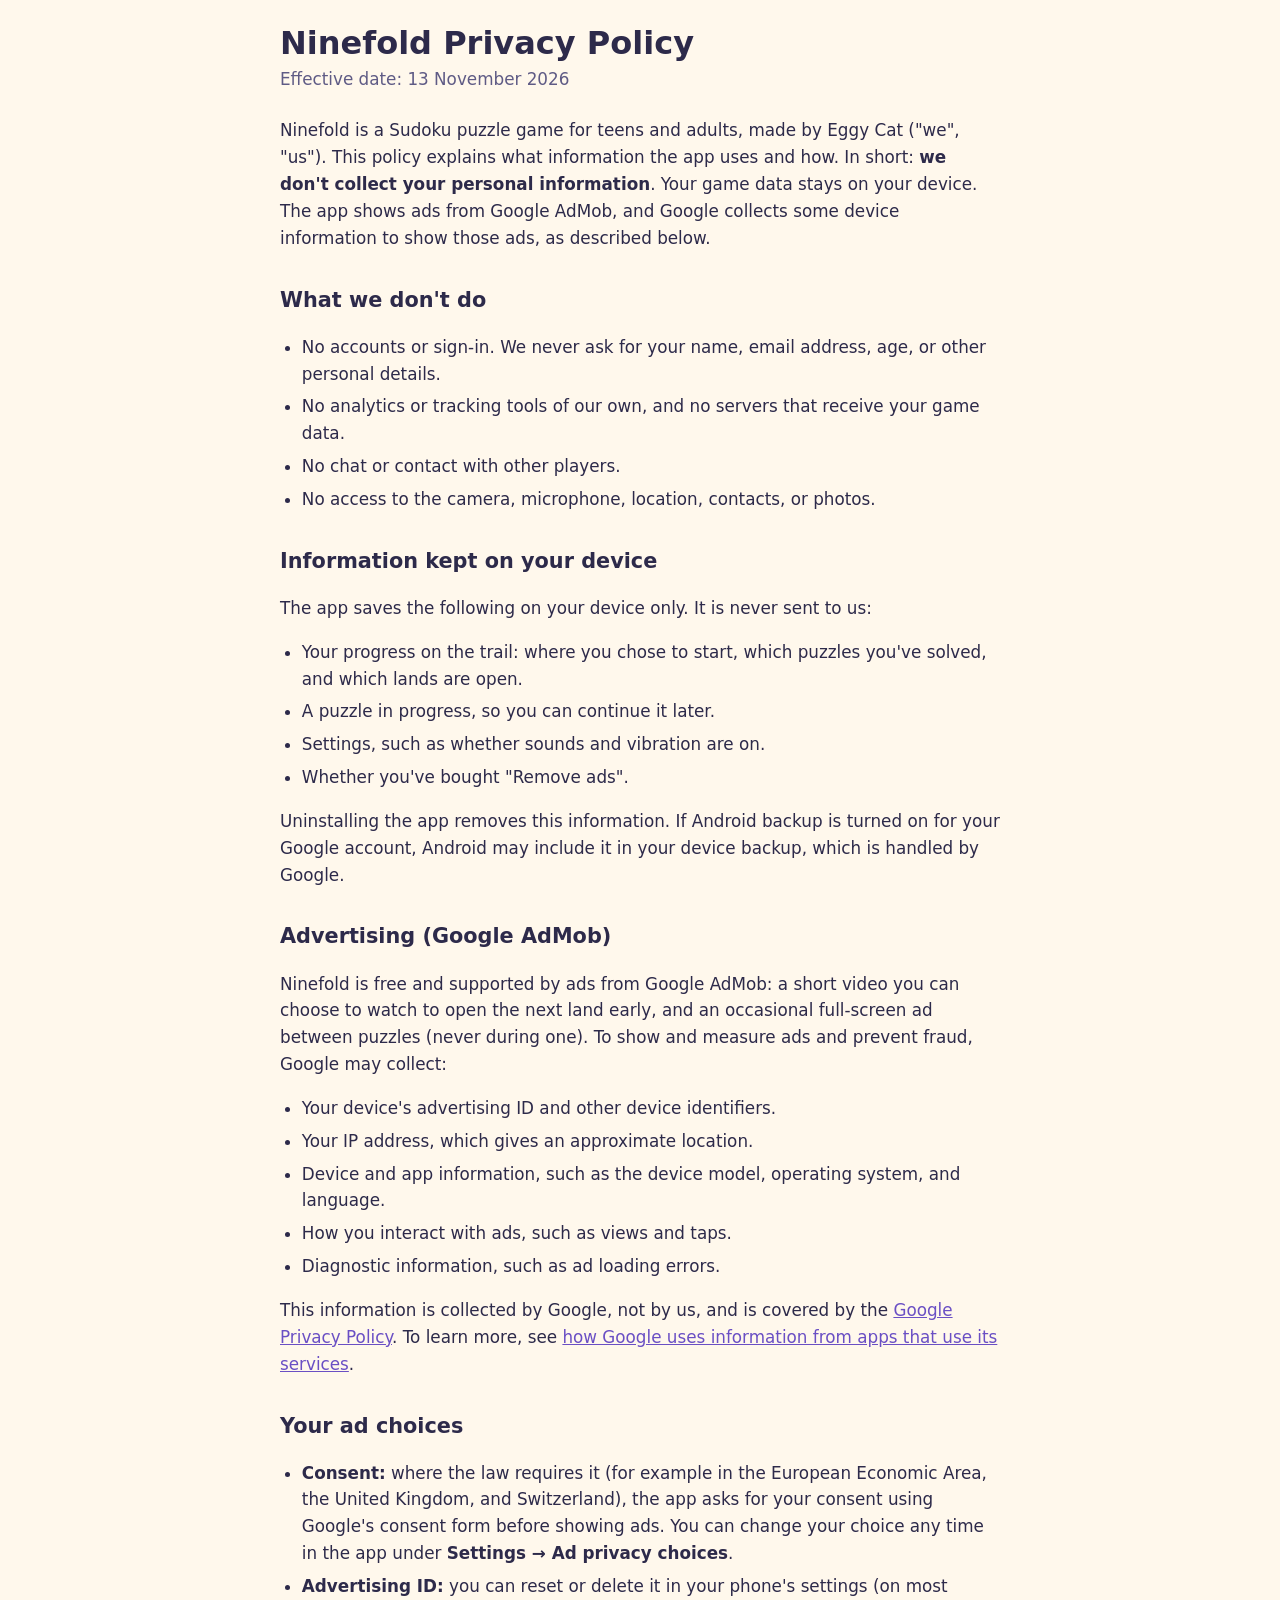
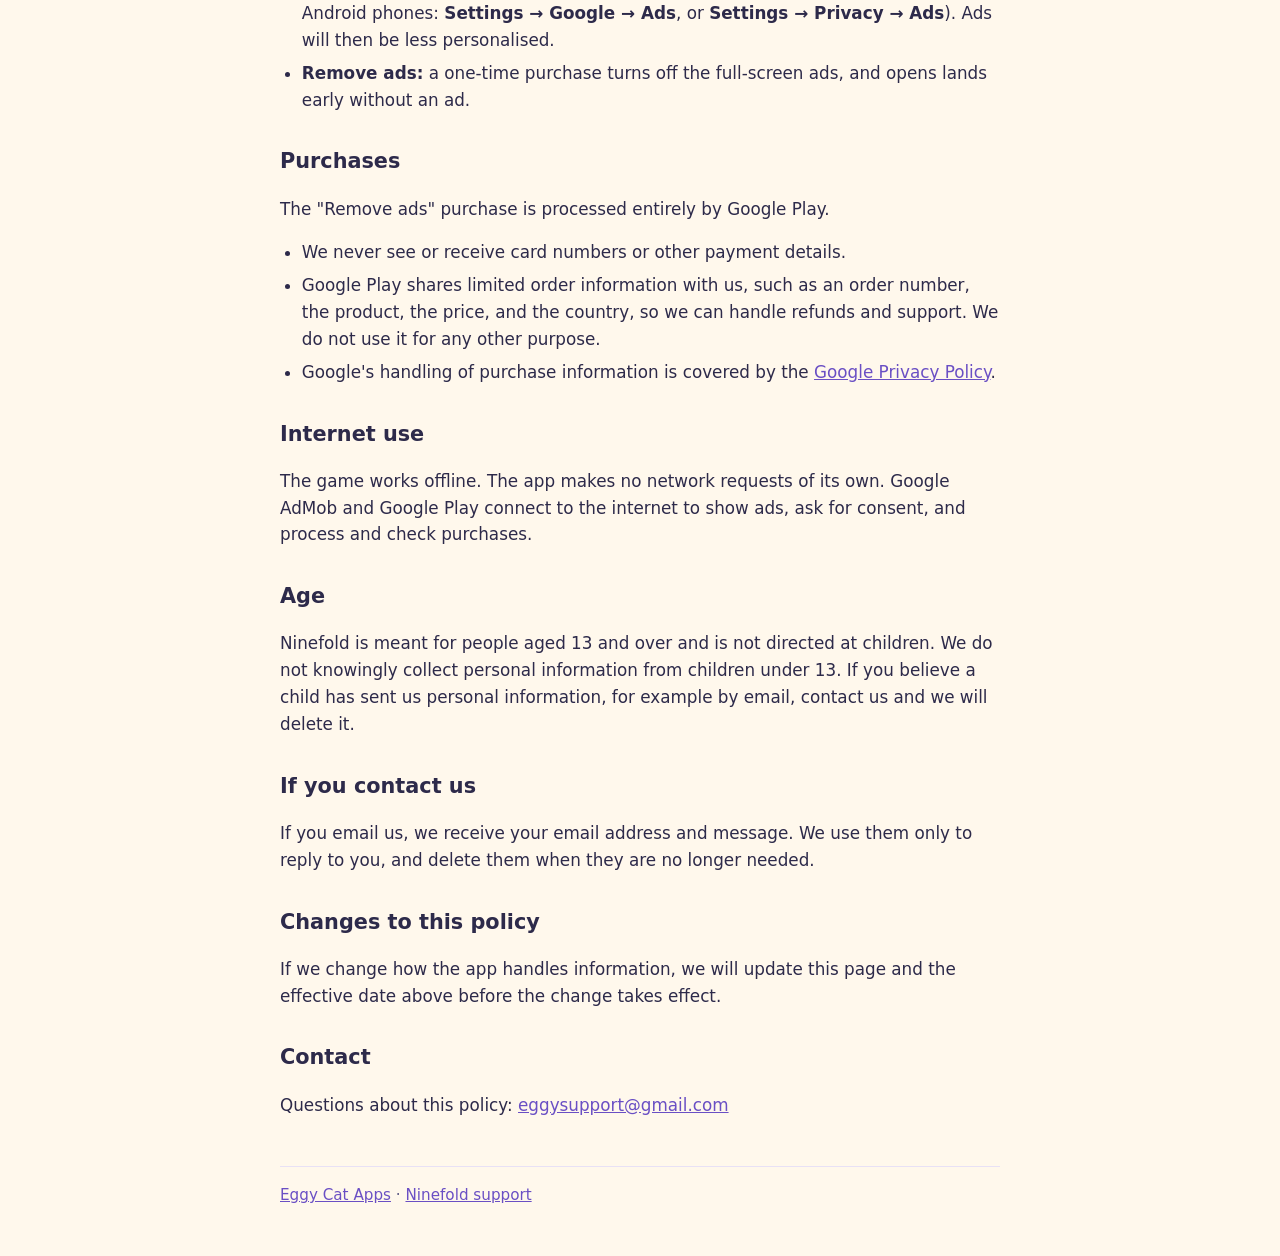
<file: sudoku-journey/privacy/index.html>
<!doctype html>
<html lang="en">
  <head>
    <meta charset="utf-8" />
    <meta name="viewport" content="width=device-width, initial-scale=1" />
    <title>Ninefold Privacy Policy</title>
    <meta name="description" content="Privacy policy for Ninefold, a Sudoku journey for teens and adults." />
    <link rel="stylesheet" href="../../style.css" />
  </head>
  <body>
    <main>
      <header>
        <h1>Ninefold Privacy Policy</h1>
        <p class="meta">Effective date: 13 November 2026</p>
      </header>

      <p>
        Ninefold is a Sudoku puzzle game for teens and adults, made by Eggy Cat ("we", "us"). This policy explains what
        information the app uses and how. In short: <strong>we don't collect your personal information</strong>. Your
        game data stays on your device. The app shows ads from Google AdMob, and Google collects some device
        information to show those ads, as described below.
      </p>

      <h2>What we don't do</h2>
      <ul>
        <li>No accounts or sign-in. We never ask for your name, email address, age, or other personal details.</li>
        <li>No analytics or tracking tools of our own, and no servers that receive your game data.</li>
        <li>No chat or contact with other players.</li>
        <li>No access to the camera, microphone, location, contacts, or photos.</li>
      </ul>

      <h2>Information kept on your device</h2>
      <p>The app saves the following on your device only. It is never sent to us:</p>
      <ul>
        <li>Your progress on the trail: where you chose to start, which puzzles you've solved, and which lands are open.</li>
        <li>A puzzle in progress, so you can continue it later.</li>
        <li>Settings, such as whether sounds and vibration are on.</li>
        <li>Whether you've bought "Remove ads".</li>
      </ul>
      <p>
        Uninstalling the app removes this information. If Android backup is turned on for your Google account,
        Android may include it in your device backup, which is handled by Google.
      </p>

      <h2>Advertising (Google AdMob)</h2>
      <p>
        Ninefold is free and supported by ads from Google AdMob: a short video you can choose to watch to open the next
        land early, and an occasional full-screen ad between puzzles (never during one). To show and measure ads and
        prevent fraud, Google may collect:
      </p>
      <ul>
        <li>Your device's advertising ID and other device identifiers.</li>
        <li>Your IP address, which gives an approximate location.</li>
        <li>Device and app information, such as the device model, operating system, and language.</li>
        <li>How you interact with ads, such as views and taps.</li>
        <li>Diagnostic information, such as ad loading errors.</li>
      </ul>
      <p>
        This information is collected by Google, not by us, and is covered by the
        <a href="https://policies.google.com/privacy">Google Privacy Policy</a>. To learn more, see
        <a href="https://policies.google.com/technologies/partner-sites">
          how Google uses information from apps that use its services</a
        >.
      </p>

      <h2>Your ad choices</h2>
      <ul>
        <li>
          <strong>Consent:</strong> where the law requires it (for example in the European Economic Area, the United
          Kingdom, and Switzerland), the app asks for your consent using Google's consent form before showing ads. You
          can change your choice any time in the app under <strong>Settings → Ad privacy choices</strong>.
        </li>
        <li>
          <strong>Advertising ID:</strong> you can reset or delete it in your phone's settings (on most Android phones:
          <strong>Settings → Google → Ads</strong>, or <strong>Settings → Privacy → Ads</strong>). Ads will then be
          less personalised.
        </li>
        <li>
          <strong>Remove ads:</strong> a one-time purchase turns off the full-screen ads, and opens lands early without
          an ad.
        </li>
      </ul>

      <h2>Purchases</h2>
      <p>The "Remove ads" purchase is processed entirely by Google Play.</p>
      <ul>
        <li>We never see or receive card numbers or other payment details.</li>
        <li>
          Google Play shares limited order information with us, such as an order number, the product, the price, and
          the country, so we can handle refunds and support. We do not use it for any other purpose.
        </li>
        <li>
          Google's handling of purchase information is covered by the
          <a href="https://policies.google.com/privacy">Google Privacy Policy</a>.
        </li>
      </ul>

      <h2>Internet use</h2>
      <p>
        The game works offline. The app makes no network requests of its own. Google AdMob and Google Play connect to
        the internet to show ads, ask for consent, and process and check purchases.
      </p>

      <h2>Age</h2>
      <p>
        Ninefold is meant for people aged 13 and over and is not directed at children. We do not knowingly collect
        personal information from children under 13. If you believe a child has sent us personal information, for
        example by email, contact us and we will delete it.
      </p>

      <h2>If you contact us</h2>
      <p>
        If you email us, we receive your email address and message. We use them only to reply to you, and delete them
        when they are no longer needed.
      </p>

      <h2>Changes to this policy</h2>
      <p>
        If we change how the app handles information, we will update this page and the effective date above before
        the change takes effect.
      </p>

      <h2>Contact</h2>
      <p>Questions about this policy: <a href="mailto:eggysupport@gmail.com">eggysupport@gmail.com</a></p>

      <footer><a href="../../">Eggy Cat Apps</a> · <a href="../support/">Ninefold support</a></footer>
    </main>
  </body>
</html>
</file>
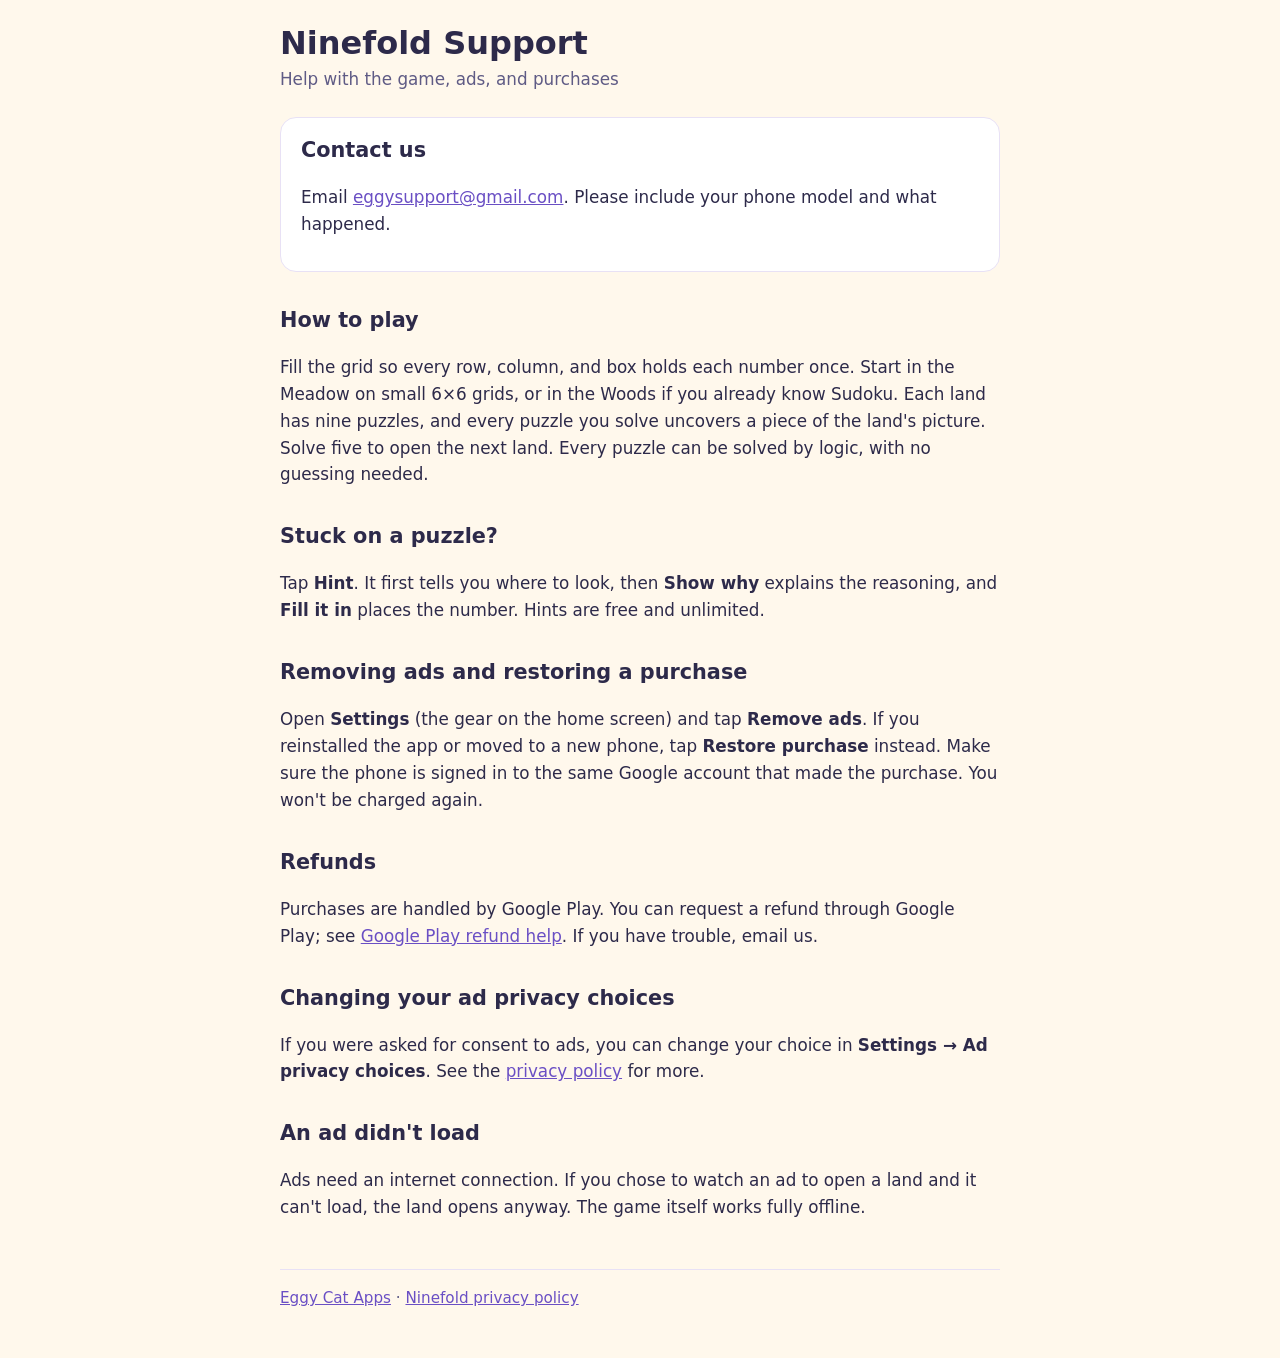
<file: sudoku-journey/support/index.html>
<!doctype html>
<html lang="en">
  <head>
    <meta charset="utf-8" />
    <meta name="viewport" content="width=device-width, initial-scale=1" />
    <title>Ninefold Support</title>
    <meta name="description" content="Help and contact for Ninefold, a Sudoku journey for teens and adults." />
    <link rel="stylesheet" href="../../style.css" />
  </head>
  <body>
    <main>
      <header>
        <h1>Ninefold Support</h1>
        <p class="meta">Help with the game, ads, and purchases</p>
      </header>

      <section class="card">
        <h2>Contact us</h2>
        <p>
          Email <a href="mailto:eggysupport@gmail.com">eggysupport@gmail.com</a>. Please include your phone model and
          what happened.
        </p>
      </section>

      <h2>How to play</h2>
      <p>
        Fill the grid so every row, column, and box holds each number once. Start in the Meadow on small 6×6 grids, or
        in the Woods if you already know Sudoku. Each land has nine puzzles, and every puzzle you solve uncovers a
        piece of the land's picture. Solve five to open the next land. Every puzzle can be solved by logic, with no
        guessing needed.
      </p>

      <h2>Stuck on a puzzle?</h2>
      <p>
        Tap <strong>Hint</strong>. It first tells you where to look, then <strong>Show why</strong> explains the
        reasoning, and <strong>Fill it in</strong> places the number. Hints are free and unlimited.
      </p>

      <h2>Removing ads and restoring a purchase</h2>
      <p>
        Open <strong>Settings</strong> (the gear on the home screen) and tap <strong>Remove ads</strong>. If you
        reinstalled the app or moved to a new phone, tap <strong>Restore purchase</strong> instead. Make sure the phone
        is signed in to the same Google account that made the purchase. You won't be charged again.
      </p>

      <h2>Refunds</h2>
      <p>
        Purchases are handled by Google Play. You can request a refund through Google Play; see
        <a href="https://support.google.com/googleplay/answer/2479637">Google Play refund help</a>. If you have
        trouble, email us.
      </p>

      <h2>Changing your ad privacy choices</h2>
      <p>
        If you were asked for consent to ads, you can change your choice in <strong>Settings → Ad privacy
        choices</strong>. See the <a href="../privacy/">privacy policy</a> for more.
      </p>

      <h2>An ad didn't load</h2>
      <p>
        Ads need an internet connection. If you chose to watch an ad to open a land and it can't load, the land opens
        anyway. The game itself works fully offline.
      </p>

      <footer><a href="../../">Eggy Cat Apps</a> · <a href="../privacy/">Ninefold privacy policy</a></footer>
    </main>
  </body>
</html>
</file>
<file: style.css>
:root {
  --bg: #fff8ec;
  --surface: #ffffff;
  --text: #2d2a4a;
  --text-soft: #5f5b85;
  --accent: #6a4fc4;
  --border: #e8e1f5;
}

@media (prefers-color-scheme: dark) {
  :root {
    --bg: #1d1b3a;
    --surface: #2a2652;
    --text: #f6f4ff;
    --text-soft: #c4bfee;
    --accent: #b6a2ff;
    --border: #3b3670;
  }
}

* {
  box-sizing: border-box;
}

body {
  margin: 0;
  padding: 24px 16px 48px;
  background: var(--bg);
  color: var(--text);
  font-family: ui-rounded, 'Segoe UI', system-ui, -apple-system, sans-serif;
  font-size: 1.05rem;
  line-height: 1.6;
}

main {
  max-width: 720px;
  margin: 0 auto;
}

header {
  margin-bottom: 24px;
}

h1 {
  margin: 0 0 4px;
  font-size: 2rem;
  line-height: 1.2;
}

h2 {
  margin: 32px 0 8px;
  font-size: 1.3rem;
}

.meta {
  margin: 0;
  color: var(--text-soft);
}

a {
  color: var(--accent);
}

.card {
  margin: 16px 0;
  padding: 16px 20px;
  border: 1px solid var(--border);
  border-radius: 16px;
  background: var(--surface);
}

.card h2 {
  margin-top: 0;
}

ul {
  padding-left: 1.3em;
}

li + li {
  margin-top: 6px;
}

footer {
  margin-top: 48px;
  padding-top: 16px;
  border-top: 1px solid var(--border);
  color: var(--text-soft);
  font-size: 0.95rem;
}
</file>
